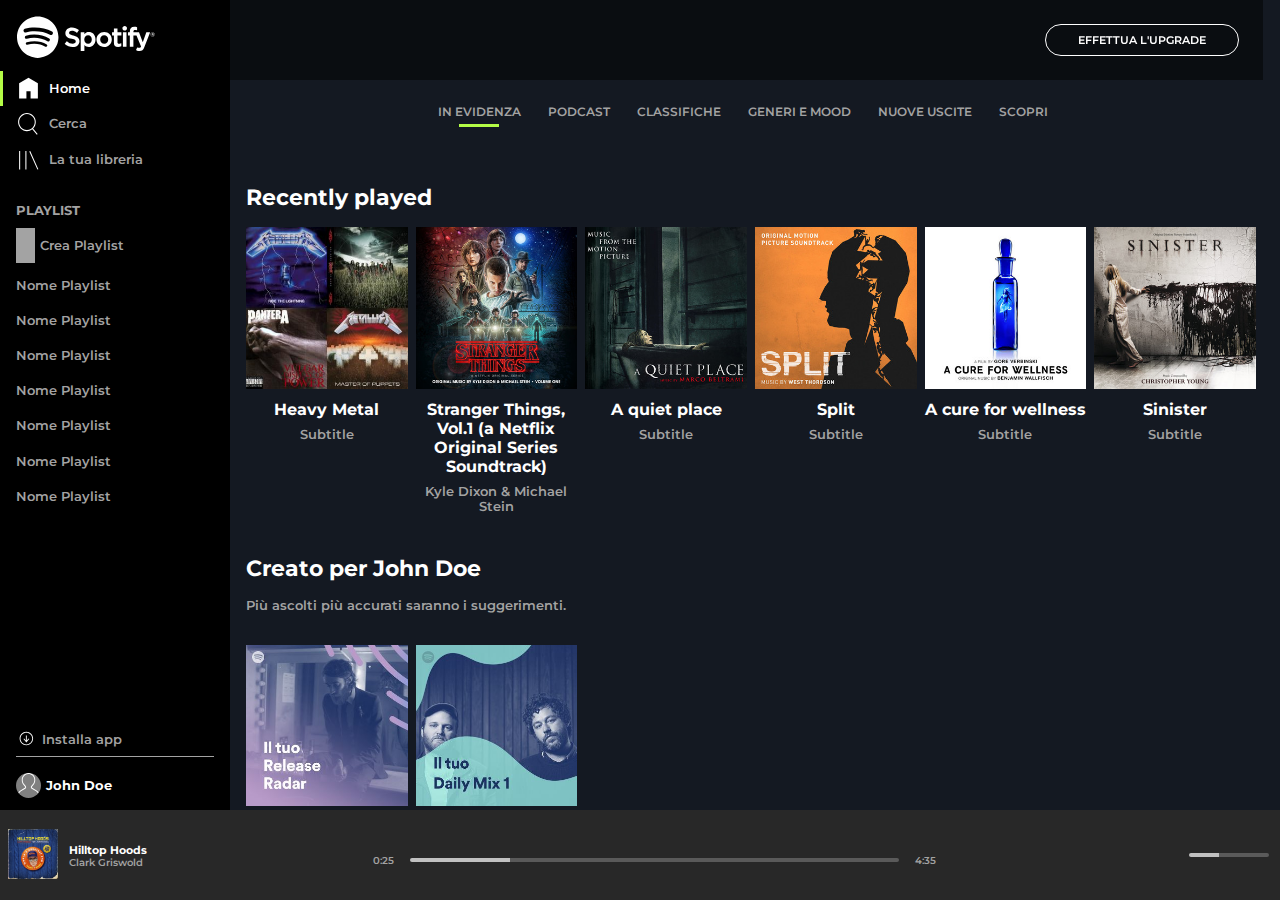
<file: index.html>
<!DOCTYPE html>
<html lang="en">
    <head>
        <meta charset="UTF-8">
        <meta http-equiv="X-UA-Compatible" content="IE=edge">
        <meta name="viewport" content="width=device-width, initial-scale=1.0">
        <title>Spotify</title>
        <link rel="stylesheet" href="./css/style.css">
        <link rel="icon" href="./img/favicon.ico" />
        <link rel="preconnect" href="https://fonts.googleapis.com">
        <link rel="preconnect" href="https://fonts.gstatic.com" crossorigin>
        <link
            href="https://fonts.googleapis.com/css2?family=Montserrat:wght@400;500;600;700&display=swap"
            rel="stylesheet">
        <link rel="stylesheet"
            href="https://cdnjs.cloudflare.com/ajax/libs/font-awesome/6.0.0-beta2/css/all.min.css"
            integrity="sha512-YWzhKL2whUzgiheMoBFwW8CKV4qpHQAEuvilg9FAn5VJUDwKZZxkJNuGM4XkWuk94WCrrwslk8yWNGmY1EduTA=="crossorigin="anonymous"
            referrerpolicy="no-referrer" />
    </head>
    <body>

        <main id="site_main" class="d_flex">

            <aside class="sidebar d_flex">
                <div class="logo line_height">
                    <img src="./img/logo.svg" alt="logo spotify"
                        class="logo_big">
                    <img src="./img/logo-small.svg" class="logo_small">
                </div>
                <!-- /.logo -->

                <div class="menu line_height">
                    <a href="#">
                        <div class="home d_flex">
                            <img src="./img/home.svg">
                            <p>Home</p>
                        </div>
                    </a>
                    <a href="./pages/search.html">
                        <div class="search d_flex">
                            <img src="./img/search.svg">
                            <p>Cerca</p>
                        </div>
                    </a>
                    <a href="./pages/library.html">
                        <div class="library d_flex">
                            <img src="./img/libreria.svg">
                            <p>La tua libreria</p>
                        </div>
                    </a>
                </div>
                <!-- /.menu -->

                <div class="playlist line_height">
                    <p>Playlist</p>
                    <div class="create">
                        <a href="#">
                            <i class="fas fa-plus"></i>
                            Crea Playlist
                        </a>
                    </div>
                    <ul class="list_style">
                        <li>
                            <a href="#">Nome Playlist</a>
                        </li>
                        <li>
                            <a href="#">Nome Playlist</a>
                        </li>
                        <li>
                            <a href="#">Nome Playlist</a>
                        </li>
                        <li>
                            <a href="#">Nome Playlist</a>
                        </li>
                        <li>
                            <a href="#">Nome Playlist</a>
                        </li>
                        <li>
                            <a href="#">Nome Playlist</a>
                        </li>
                        <li>
                            <a href="#">Nome Playlist</a>
                        </li>
                    </ul>
                </div>
                <!-- /.playlist -->


                <div class="bottom_sidebar">
                    <a href="#">
                        <div class="install d_flex">
                            <img src="./img/download.svg">
                            <p>Installa app</p>
                        </div>
                    </a>
                    <!-- /.install -->

                    <a href="#">
                        <div class="user d_flex">
                            <img src="./img/profile.svg">
                            <p>John Doe</p>
                        </div>
                    </a>
                    <!-- /.user -->
                </div>
            </aside>
            <!-- /.sidebars -->

            <div class="container">
                <div class="upgrade d_flex">
                    <div class="upgrade_btn">
                        Effettua l'upgrade
                    </div>
                </div>
                <!-- /.upgrade -->

                <nav class="navbar d_flex">
                    <ul class="list_style">
                        <li class="selected">
                            <a href="#">In evidenza</a>
                        </li>
                        <li>
                            <a href="#">Podcast</a>
                        </li>
                        <li>
                            <a href="#">Classifiche</a>
                        </li>
                        <li>
                            <a href="#">Generi e mood</a>
                        </li>
                        <li>
                            <a href="#">Nuove uscite</a>
                        </li>
                        <li>
                            <a href="#">Scopri</a>
                        </li>
                    </ul>
                </nav>
                <!-- /.navbar -->

                <div class="content">
                    <div class="played">
                        <h2>Recently played</h2>

                        <div class="row clearfix">

                            <div class="col">
                                <div class="album_image">
                                    <div class="play hidden">
                                        <i class="far fa-play-circle fa-5x"></i>
                                    </div>
                                    <img src="./img/metal_lifting.jpg"
                                        class="alb">
                                </div>
                                <!-- /.album_image -->
                                <div class="album_info">
                                    <h3>Heavy Metal</h3>
                                    <p>Subtitle</p>
                                </div>
                                <!-- /.album_info -->
                            </div>
                            <!-- /.col -->

                            <div class="col">
                                <div class="album_image">
                                    <div class="play hidden">
                                        <i class="far fa-play-circle fa-5x"></i>
                                    </div>
                                    <img src="./img/stranger.jpeg">
                                </div>
                                <!-- /.album_image -->
                                <div class="album_info">
                                    <h3>Stranger Things, Vol.1 (a Netflix
                                        Original
                                        Series Soundtrack)</h3>
                                    <p>Kyle Dixon & Michael Stein</p>
                                </div>
                                <!-- /.album_info -->
                            </div>
                            <!-- /.col -->

                            <div class="col">
                                <div class="album_image">
                                    <div class="play hidden">
                                        <i class="far fa-play-circle fa-5x"></i>
                                    </div>
                                    <img src="./img/aquietplace.jpeg">
                                </div>
                                <!-- /.album_image -->
                                <div class="album_info">
                                    <h3>A quiet place</h3>
                                    <p>Subtitle</p>
                                </div>
                                <!-- /.album_info -->
                            </div>
                            <!-- /.col -->

                            <div class="col">
                                <div class="album_image">
                                    <div class="play hidden">
                                        <i class="far fa-play-circle fa-5x"></i>
                                    </div>
                                    <img src="./img/split.jpeg">
                                </div>
                                <!-- /.album_image -->
                                <div class="album_info">
                                    <h3>Split</h3>
                                    <p>Subtitle</p>
                                </div>
                                <!-- /.album_info -->
                            </div>
                            <!-- /.col -->

                            <div class="col">
                                <div class="album_image">
                                    <div class="play hidden">
                                        <i class="far fa-play-circle fa-5x"></i>
                                    </div>
                                    <img src="./img/cure.jpeg">
                                </div>
                                <!-- /.album_image -->
                                <div class="album_info">
                                    <h3>A cure for wellness</h3>
                                    <p>Subtitle</p>
                                </div>
                                <!-- /.album_info -->
                            </div>
                            <!-- /.col -->

                            <div class="col">
                                <div class="album_image">
                                    <div class="play hidden">
                                        <i class="far fa-play-circle fa-5x"></i>
                                    </div>
                                    <img src="./img/sinister.jpeg">
                                </div>
                                <!-- /.album_image -->
                                <div class="album_info">
                                    <h3>Sinister</h3>
                                    <p>Subtitle</p>
                                </div>
                                <!-- /.album_info -->
                            </div>
                            <!-- /.col -->
                        </div>
                    </div>
                    <!-- /.played -->

                    <div class="personal">
                        <h2>Creato per John Doe</h2>
                        <p>Più ascolti più accurati saranno i suggerimenti.</p>
                        <div class="row clearfix">

                            <div class="col">
                                <div class="album_image">
                                    <div class="play hidden">
                                        <i class="far fa-play-circle fa-5x"></i>
                                    </div>
                                    <img src="./img/radar.jpeg">
                                </div>
                                <!-- /.album_image -->
                                <div class="album_info">
                                    <h3>Release Radar</h3>
                                </div>
                                <!-- /.album_info -->
                            </div>
                            <!-- /.col -->

                            <div class="col">
                                <div class="album_image">
                                    <div class="play hidden">
                                        <i class="far fa-play-circle fa-5x"></i>
                                    </div>
                                    <img src="./img/mixdaily.jpeg">
                                </div>
                                <!-- /.album_image -->
                                <div class="album_info">
                                    <h3>Daily Mix 1</h3>
                                </div>
                                <!-- /.album_info -->
                            </div>
                            <!-- /.col -->
                        </div>
                    </div>
                    <!-- /.personal -->

                    <div class="artists">
                        <h2>Artisti più popolari</h2>
                        <p>Più ascolti più accurati saranno i suggerimenti.</p>
                        <div class="row clearfix">
                            <div class="col">
                                <div class="album_image">
                                    <div class="play hidden">
                                        <i class="far fa-play-circle fa-5x"></i>
                                    </div>
                                    <img src="./img/youg.jpeg">
                                </div>
                                <!-- /.album_image -->
                                <div class="album_info">
                                    <h3>Lana Del Rey</h3>
                                </div>
                                <!-- /.album_info -->
                            </div>
                            <!-- /.col -->

                            <div class="col">
                                <div class="album_image">
                                    <div class="play hidden">
                                        <i class="far fa-play-circle fa-5x"></i>
                                    </div>
                                    <img src="./img/einaudi.jpeg">
                                </div>
                                <!-- /.album_image -->
                                <div class="album_info">
                                    <h3>Ludovico Einaudi</h3>
                                </div>
                                <!-- /.album_info -->
                            </div>
                            <!-- /.col -->
                        </div>
                    </div>
                    <!-- /.artist -->

                </div>
                <!-- /.content -->

            </div>
            <!-- /.container -->

        </main>
        <!-- /#site_main -->

        <footer id="site_footer">

            <div class="player d_flex">
                <div class="left d_flex">
                    <div class="image">
                        <img src="./img/player_left.jpg">
                    </div>
                    <div class="image_desc">
                        <h4>Hilltop Hoods</h4>
                        <p>Clark Griswold</p>
                    </div>
                    <div class="actions">
                        <i class="far fa-heart"></i>
                        <i class="far fa-folder"></i>
                    </div>
                </div>
                <div class="central d_flex">
                    <div class="controlls d_flex">
                        <i class="fas fa-random"></i>
                        <i class="fas fa-step-backward"></i>
                        <i class="far fa-play-circle"></i>
                        <i class="fas fa-step-forward"></i>
                        <i class="fas fa-redo"></i>
                    </div>
                    <div class="timeline d_flex">
                        <p>0:25</p>
                        <div class="line"></div>
                        <p>4:35</p>
                        <div class="circle_timeline"></div>
                    </div>
                </div>
                <div class="right d_flex">
                    <i class="fas fa-list-ul"></i>
                    <i class="fas fa-desktop"></i>
                    <div class="volume d_flex">
                        <i class="fas fa-volume-up"></i>
                        <div class="volume_line">
                            <div class="circle_volume"></div>
                        </div>

                    </div>
                </div>
            </div>
            <!-- /.control -->

        </footer>
        <!-- /#site_footer -->

    </body>
</html>
</file>
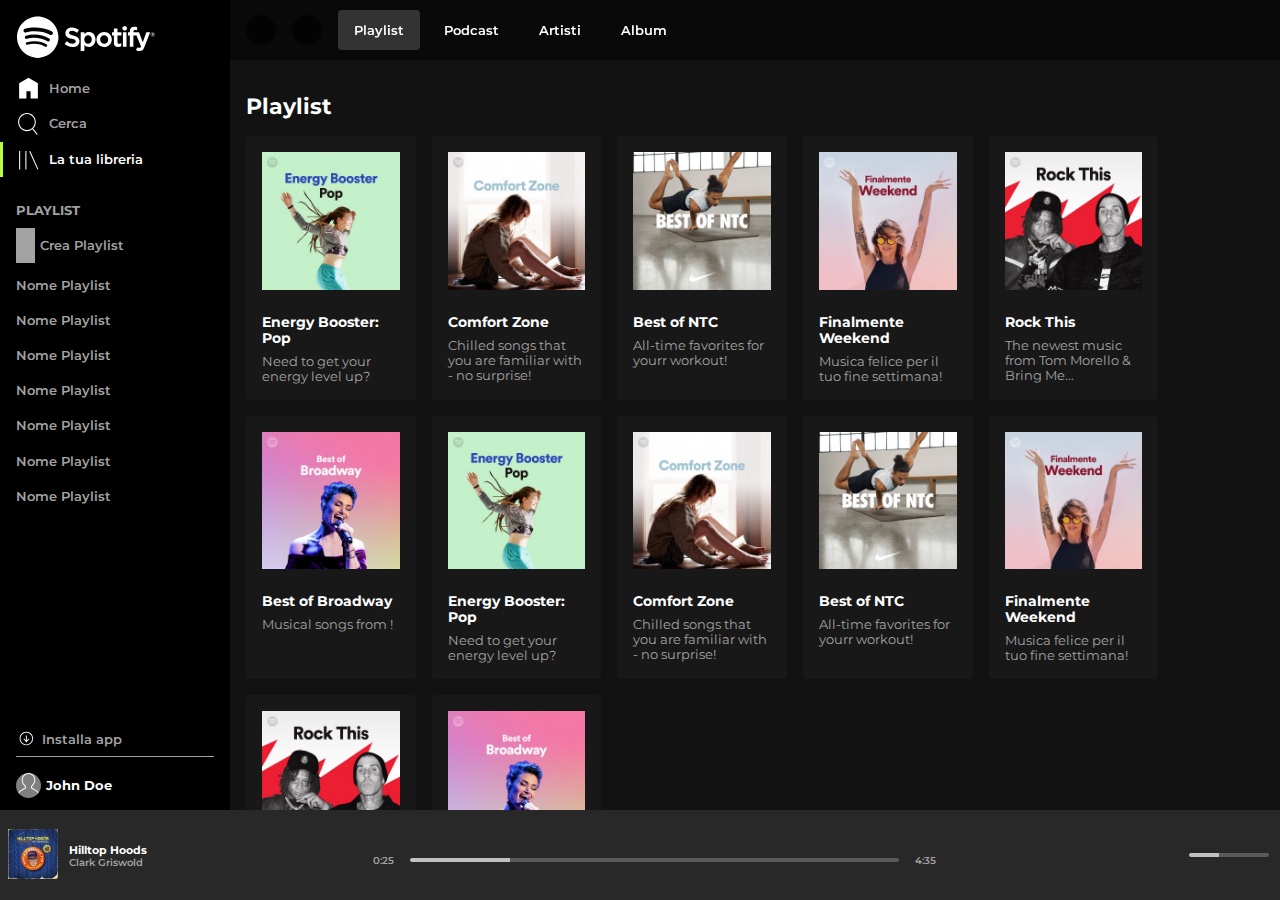
<file: pages/library.html>
<!DOCTYPE html>
<html lang="en">
    <head>
        <meta charset="UTF-8">
        <meta http-equiv="X-UA-Compatible" content="IE=edge">
        <meta name="viewport" content="width=device-width, initial-scale=1.0">
        <title>Spotify - La tua libreria</title>
        <link rel="stylesheet" href="../css/style.css">
        <link rel="stylesheet" href="../css/library.css">
        <link rel="icon" href="../img/favicon.ico" />
        <link rel="preconnect" href="https://fonts.googleapis.com">
        <link rel="preconnect" href="https://fonts.gstatic.com" crossorigin>
        <link
            href="https://fonts.googleapis.com/css2?family=Montserrat:wght@400;500;600;700&display=swap"
            rel="stylesheet">
        <link rel="stylesheet"
            href="https://cdnjs.cloudflare.com/ajax/libs/font-awesome/6.0.0-beta2/css/all.min.css"
            integrity="sha512-YWzhKL2whUzgiheMoBFwW8CKV4qpHQAEuvilg9FAn5VJUDwKZZxkJNuGM4XkWuk94WCrrwslk8yWNGmY1EduTA=="crossorigin="anonymous"
            referrerpolicy="no-referrer" />
    </head>
    <body>
        <header id="site_header" class="search_bar d_flex">
            <div class="arrows d_flex">
                <i class="fas fa-chevron-left fa-lg"></i>
                <i class="fas fa-chevron-right fa-lg"></i>
            </div>
            <div class="playlist_menu">
                <ul class="list_style d_flex">
                    <li><a href="#">Playlist</a></li>
                    <li><a href="#">Podcast</a></li>
                    <li><a href="#">Artisti</a></li>
                    <li><a href="#">Album</a></li>
                </ul>
            </div>
            <div class="user_icon">
                <i class="fas fa-user-circle"></i>
            </div>
        </header>
        <!-- /#site_header -->

        <main id="site_main" class="d_flex">

            <aside class="sidebar d_flex">
                <div class="logo line_height">
                    <img src="../img/logo.svg" alt="logo spotify"
                        class="logo_big">
                    <img src="../img/logo-small.svg" class="logo_small">
                </div>
                <!-- /.logo -->

                <div class="menu line_height">
                    <a href="../index.html">
                        <div class="home d_flex">
                            <img src="../img/home.svg">
                            <p>Home</p>
                        </div>
                    </a>
                    <a href="../pages/search.html">
                        <div class="search d_flex">
                            <img src="../img/search.svg">
                            <p>Cerca</p>
                        </div>
                    </a>
                    <a href="#">
                        <div class="library d_flex">
                            <img src="../img/libreria.svg">
                            <p>La tua libreria</p>
                        </div>
                    </a>
                </div>
                <!-- /.menu -->

                <div class="playlist line_height">
                    <p>Playlist</p>
                    <div class="create">
                        <a href="#">
                            <i class="fas fa-plus"></i>
                            Crea Playlist
                        </a>
                    </div>
                    <ul class="list_style">
                        <li>
                            <a href="#">Nome Playlist</a>
                        </li>
                        <li>
                            <a href="#">Nome Playlist</a>
                        </li>
                        <li>
                            <a href="#">Nome Playlist</a>
                        </li>
                        <li>
                            <a href="#">Nome Playlist</a>
                        </li>
                        <li>
                            <a href="#">Nome Playlist</a>
                        </li>
                        <li>
                            <a href="#">Nome Playlist</a>
                        </li>
                        <li>
                            <a href="#">Nome Playlist</a>
                        </li>
                    </ul>
                </div>
                <!-- /.playlist -->


                <div class="bottom_sidebar">
                    <a href="#">
                        <div class="install d_flex">
                            <img src="../img/download.svg">
                            <p>Installa app</p>
                        </div>
                    </a>
                    <!-- /.install -->

                    <a href="#">
                        <div class="user d_flex">
                            <img src="../img/profile.svg">
                            <p>John Doe</p>
                        </div>
                    </a>
                    <!-- /.user -->
                </div>
            </aside>
            <!-- /.sidebars -->

            <div class="container">
                <div class="content">

                    <div class="playlist_box">
                        <h2>Playlist</h2>

                        <div class="row d_flex">
                            <div class="col d_flex">
                                <img src="../img/library/energy.jpg">
                                <h3>Energy Booster: Pop</h3>
                                <p>Need to get your energy level up?</p>
                            </div>
                            <!-- /.col -->


                            <div class="col d_flex">
                                <img src="../img/library/comfort.jpg">
                                <h3>Comfort Zone</h3>
                                <p>Chilled songs that you are familiar with - no
                                    surprise!</p>
                            </div>
                            <!-- /.col -->


                            <div class="col d_flex">
                                <img src="../img/library/ntc.jpg">
                                <h3>Best of NTC</h3>
                                <p>All-time favorites for yourr workout!</p>
                            </div>
                            <!-- /.col -->


                            <div class="col d_flex">
                                <img src="../img/library/weekend.jpg">
                                <h3>Finalmente Weekend</h3>
                                <p>Musica felice per il tuo fine settimana!</p>
                            </div>
                            <!-- /.col -->


                            <div class="col d_flex">
                                <img src="../img/search/rock-this.jpg">
                                <h3>Rock This</h3>
                                <p>The newest music from Tom Morello & Bring
                                    Me...</p>
                            </div>
                            <!-- /.col -->
                            <div class="col d_flex">
                                <img
                                    src="../img/library/ab67706f00000002dd79d039ecf39d80e921b0e5.jpg">
                                <h3>Best of Broadway</h3>
                                <p>Musical songs from !</p>
                            </div>
                            <!-- /.col -->


                            <div class="col d_flex">
                                <img src="../img/library/energy.jpg">
                                <h3>Energy Booster: Pop</h3>
                                <p>Need to get your energy level up?</p>
                            </div>
                            <!-- /.col -->


                            <div class="col d_flex">
                                <img src="../img/library/comfort.jpg">
                                <h3>Comfort Zone</h3>
                                <p>Chilled songs that you are familiar with - no
                                    surprise!</p>
                            </div>
                            <!-- /.col -->


                            <div class="col d_flex">
                                <img src="../img/library/ntc.jpg">
                                <h3>Best of NTC</h3>
                                <p>All-time favorites for yourr workout!</p>
                            </div>
                            <!-- /.col -->


                            <div class="col d_flex">
                                <img src="../img/library/weekend.jpg">
                                <h3>Finalmente Weekend</h3>
                                <p>Musica felice per il tuo fine settimana!</p>
                            </div>
                            <!-- /.col -->


                            <div class="col d_flex">
                                <img src="../img/search/rock-this.jpg">
                                <h3>Rock This</h3>
                                <p>The newest music from Tom Morello & Bring
                                    Me...</p>
                            </div>
                            <!-- /.col -->
                            <div class="col d_flex">
                                <img
                                    src="../img/library/ab67706f00000002dd79d039ecf39d80e921b0e5.jpg">
                                <h3>Best of Broadway</h3>
                                <p>Musical songs from !</p>
                            </div>
                            <!-- /.col -->
                        </div>
                    </div>

                </div>
                <!-- /.content -->
            </div>
            <!-- /.container -->

        </main>
        <!-- /#site_main -->

        <footer id="site_footer">

            <div class="player d_flex">
                <div class="left d_flex">
                    <div class="image">
                        <img src="../img/player_left.jpg">
                    </div>
                    <div class="image_desc">
                        <h4>Hilltop Hoods</h4>
                        <p>Clark Griswold</p>
                    </div>
                    <div class="actions">
                        <i class="far fa-heart"></i>
                        <i class="far fa-folder"></i>
                    </div>
                </div>
                <div class="central d_flex">
                    <div class="controlls d_flex">
                        <i class="fas fa-random"></i>
                        <i class="fas fa-step-backward"></i>
                        <i class="far fa-play-circle"></i>
                        <i class="fas fa-step-forward"></i>
                        <i class="fas fa-redo"></i>
                    </div>
                    <div class="timeline d_flex">
                        <p>0:25</p>
                        <div class="line"></div>
                        <p>4:35</p>
                        <div class="circle_timeline"></div>
                    </div>
                </div>
                <div class="right d_flex">
                    <i class="fas fa-list-ul"></i>
                    <i class="fas fa-desktop"></i>
                    <div class="volume d_flex">
                        <i class="fas fa-volume-up"></i>
                        <div class="volume_line">
                            <div class="circle_volume"></div>
                        </div>

                    </div>
                </div>
            </div>
            <!-- /.control -->

        </footer>
        <!-- /#site_footer -->

    </body>
</html>
</file>
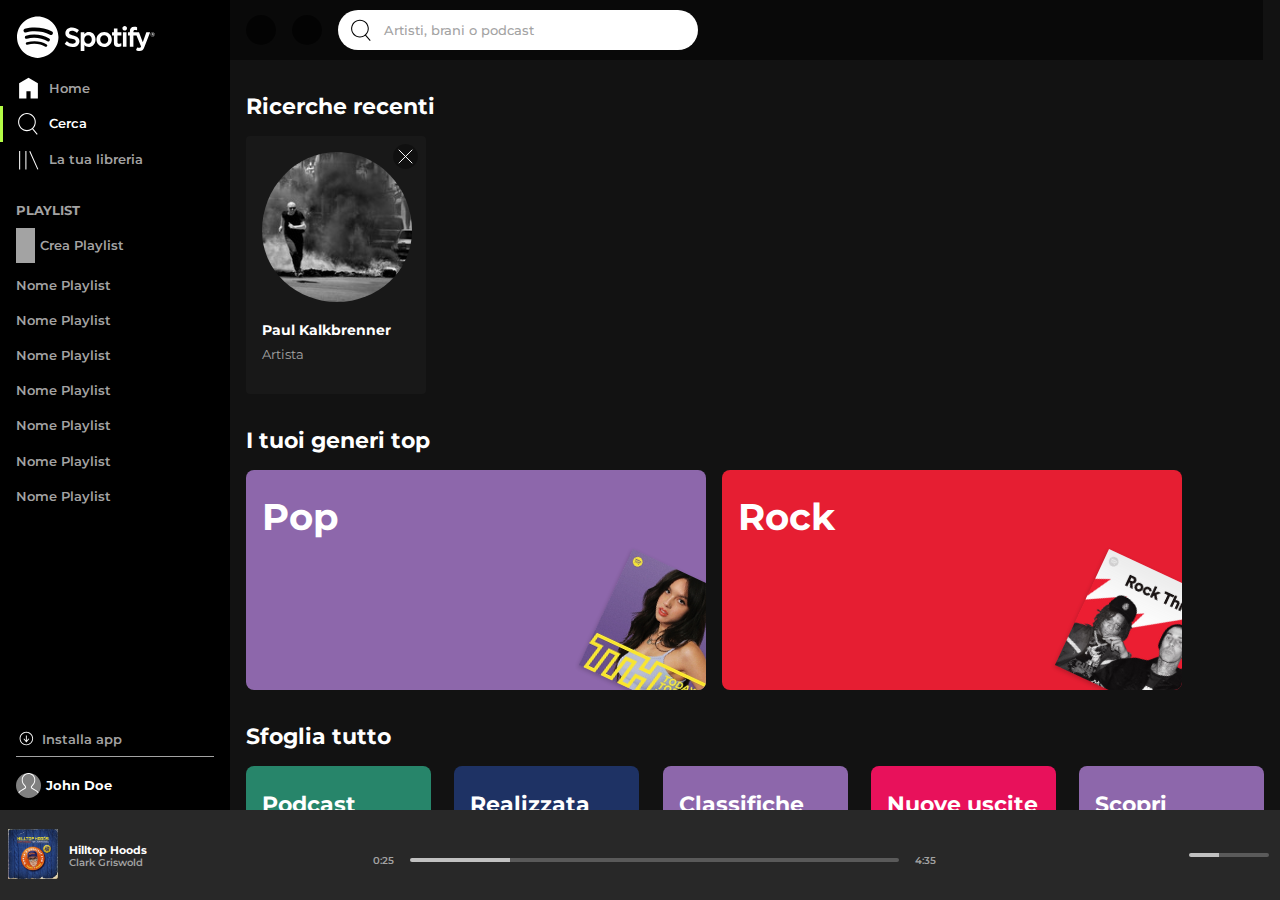
<file: pages/search.html>
<!DOCTYPE html>
<html lang="en">
    <head>
        <meta charset="UTF-8">
        <meta http-equiv="X-UA-Compatible" content="IE=edge">
        <meta name="viewport" content="width=device-width, initial-scale=1.0">
        <title>Spotify - Ricerca</title>
        <link rel="stylesheet" href="../css/style.css">
        <link rel="stylesheet" href="../css/search.css">
        <link rel="icon" href="../img/favicon.ico" />
        <link rel="preconnect" href="https://fonts.googleapis.com">
        <link rel="preconnect" href="https://fonts.gstatic.com" crossorigin>
        <link
            href="https://fonts.googleapis.com/css2?family=Montserrat:wght@400;500;600;700&display=swap"
            rel="stylesheet">
        <link rel="stylesheet"
            href="https://cdnjs.cloudflare.com/ajax/libs/font-awesome/6.0.0-beta2/css/all.min.css"
            integrity="sha512-YWzhKL2whUzgiheMoBFwW8CKV4qpHQAEuvilg9FAn5VJUDwKZZxkJNuGM4XkWuk94WCrrwslk8yWNGmY1EduTA=="crossorigin="anonymous"
            referrerpolicy="no-referrer" />
    </head>
    <body>
        <header id="site_header" class="search_bar d_flex">
            <div class="arrows d_flex">
                <i class="fas fa-chevron-left fa-lg"></i>
                <i class="fas fa-chevron-right fa-lg"></i>
            </div>
            <div class="input_search d_flex">
                <img src="../img/search.svg">
                <p>Artisti, brani o podcast</p>
            </div>
            <div class="user_icon">
                <i class="fas fa-user-circle"></i>
            </div>
        </header>
        <!-- /#site_header -->

        <main id="site_main" class="d_flex">

            <aside class="sidebar d_flex">
                <div class="logo line_height">
                    <img src="../img/logo.svg" alt="logo spotify"
                        class="logo_big">
                    <img src="../img/logo-small.svg" class="logo_small">
                </div>
                <!-- /.logo -->

                <div class="menu line_height">
                    <a href="../index.html">
                        <div class="home d_flex">
                            <img src="../img/home.svg">
                            <p>Home</p>
                        </div>
                    </a>
                    <a href="#">
                        <div class="search d_flex">
                            <img src="../img/search.svg">
                            <p>Cerca</p>
                        </div>
                    </a>
                    <a href="../pages/library.html">
                        <div class="library d_flex">
                            <img src="../img/libreria.svg">
                            <p>La tua libreria</p>
                        </div>
                    </a>
                </div>
                <!-- /.menu -->

                <div class="playlist line_height">
                    <p>Playlist</p>
                    <div class="create">
                        <a href="#">
                            <i class="fas fa-plus"></i>
                            Crea Playlist
                        </a>
                    </div>
                    <ul class="list_style">
                        <li>
                            <a href="#">Nome Playlist</a>
                        </li>
                        <li>
                            <a href="#">Nome Playlist</a>
                        </li>
                        <li>
                            <a href="#">Nome Playlist</a>
                        </li>
                        <li>
                            <a href="#">Nome Playlist</a>
                        </li>
                        <li>
                            <a href="#">Nome Playlist</a>
                        </li>
                        <li>
                            <a href="#">Nome Playlist</a>
                        </li>
                        <li>
                            <a href="#">Nome Playlist</a>
                        </li>
                    </ul>
                </div>
                <!-- /.playlist -->


                <div class="bottom_sidebar">
                    <a href="#">
                        <div class="install d_flex">
                            <img src="../img/download.svg">
                            <p>Installa app</p>
                        </div>
                    </a>
                    <!-- /.install -->

                    <a href="#">
                        <div class="user d_flex">
                            <img src="../img/profile.svg">
                            <p>John Doe</p>
                        </div>
                    </a>
                    <!-- /.user -->
                </div>
            </aside>
            <!-- /.sidebars -->

            <div class="container">
                <div class="content">

                    <div class="searches">
                        <h2>Ricerche recenti</h2>

                        <div class="row d_flex">
                            <div class="green_play d_flex">
                                <i class="fas fa-play"></i>
                            </div>
                            <div class="searches_artist">
                                <img src="../img/search/x.svg">
                                <img src="../img/search/paul-k.jpg">
                                <h3>Paul Kalkbrenner</h3>
                                <p>Artista</p>
                            </div>
                            <!-- /.pop -->
                        </div>
                        <!-- /.col -->
                    </div>
                    <!-- /.searches -->

                    <div class="genres">
                        <h2>I tuoi generi top</h2>

                        <div class="row d_flex">

                            <div class="music_genre">
                                <a href="#">
                                    <div class="pop wisteria">
                                        <h3>Pop</h3>
                                        <img
                                            src="../img/search/pop_genre.jpg">
                                    </div>
                                    <!-- /.pop -->
                                </a>
                            </div>
                            <!-- /.col -->

                            <div class="music_genre">
                                <a href="#">
                                    <div class="rock alizarin_crimson">
                                        <h3>Rock</h3>
                                        <img
                                            src="../img/search/rock-this.jpg">
                                    </div>
                                    <!-- /.pop -->
                                </a>
                            </div>
                            <!-- /.col -->
                        </div>
                        <!-- /.row -->
                    </div>
                    <!-- /.genres -->

                    <div class="browse">
                        <h2>Sfoglia tutto</h2>

                        <div class="browse_genre d_flex">
                            <a href="#">
                                <div class="eucalyptus">
                                    <h3>Podcast</h3>
                                    <img
                                        src="../img/search/567158eb895ad26718a814345af0fc43ee785ec5.jpg">
                                </div>
                            </a>

                            <a href="#">
                                <div class="biscay">
                                    <h3>Realizzata per te</h3>
                                    <img
                                        src="../img/search/567158eb895ad26718a814345af0fc43ee785ec5.jpg">
                                </div>
                            </a>

                            <a href="#">
                                <div class="wisteria">
                                    <h3>Classifiche</h3>
                                    <img
                                        src="../img/search/567158eb895ad26718a814345af0fc43ee785ec5.jpg">
                                </div>
                            </a>

                            <a href="#">
                                <div class="razzmatazz">
                                    <h3>Nuove uscite</h3>
                                    <img
                                        src="../img/search/567158eb895ad26718a814345af0fc43ee785ec5.jpg">
                                </div>
                            </a>

                            <a href="#">
                                <div class="wisteria">
                                    <h3>Scopri</h3>
                                    <img
                                        src="../img/search/567158eb895ad26718a814345af0fc43ee785ec5.jpg">
                                </div>
                            </a>

                            <a href="#">
                                <div class="biscay">
                                    <h3>Concerts</h3>
                                    <img
                                        src="../img/search/567158eb895ad26718a814345af0fc43ee785ec5.jpg">
                                </div>
                            </a>

                            <a href="#">
                                <div class="red_violet">
                                    <h3>Dance / Elettronica</h3>
                                    <img
                                        src="../img/search/567158eb895ad26718a814345af0fc43ee785ec5.jpg">
                                </div>
                            </a>

                            <a href="#">
                                <div class="mai_tai">
                                    <h3>Hip Hop</h3>
                                    <img
                                        src="../img/search/567158eb895ad26718a814345af0fc43ee785ec5.jpg">
                                </div>
                            </a>
                            <!--  --> <!--  --> <!--  --> <!--  -->
                            <!--  --> <!--  --> <!--  --> <!--  -->
                            <a href="#">
                                <div class="wisteria">
                                    <h3>Mood</h3>
                                    <img
                                        src="../img/search/567158eb895ad26718a814345af0fc43ee785ec5.jpg">
                                </div>
                            </a>

                            <a href="#">
                                <div class="wedgewood">
                                    <h3>Relax</h3>
                                    <img
                                        src="../img/search/567158eb895ad26718a814345af0fc43ee785ec5.jpg">
                                </div>
                            </a>

                            <a href="#">
                                <div class="red_violet">
                                    <h3>R&B</h3>
                                    <img
                                        src="../img/search/567158eb895ad26718a814345af0fc43ee785ec5.jpg">
                                </div>
                            </a>

                            <a href="#">
                                <div class="japanese_laurel">
                                    <h3>EQUAl</h3>
                                    <img
                                        src="../img/search/567158eb895ad26718a814345af0fc43ee785ec5.jpg">
                                </div>
                            </a>

                            <a href="#">
                                <div class="red_violet">
                                    <h3>Soul</h3>
                                    <img
                                        src="../img/search/567158eb895ad26718a814345af0fc43ee785ec5.jpg">
                                </div>
                            </a>

                            <a href="#">
                                <div class="boulder">
                                    <h3>Allenamento</h3>
                                    <img
                                        src="../img/search/567158eb895ad26718a814345af0fc43ee785ec5.jpg">
                                </div>
                            </a>

                            <a href="#">
                                <div class="razzmatazz">
                                    <h3>Gaming</h3>
                                    <img
                                        src="../img/search/567158eb895ad26718a814345af0fc43ee785ec5.jpg">
                                </div>
                            </a>

                            <a href="#">
                                <div class="east_side">
                                    <h3>Alternative</h3>
                                    <img
                                        src="../img/search/567158eb895ad26718a814345af0fc43ee785ec5.jpg">
                                </div>
                            </a>


                            <a href="#">
                                <div class="wisteria">
                                    <h3>Bambinie faliglia</h3>
                                    <img
                                        src="../img/search/567158eb895ad26718a814345af0fc43ee785ec5.jpg">
                                </div>
                            </a>

                            <a href="#">
                                <div class="grenadier">
                                    <h3>Latina</h3>
                                    <img
                                        src="../img/search/567158eb895ad26718a814345af0fc43ee785ec5.jpg">
                                </div>
                            </a>

                            <a href="#">
                                <div class="wedgewood">
                                    <h3>A casa</h3>
                                    <img
                                        src="../img/search/567158eb895ad26718a814345af0fc43ee785ec5.jpg">
                                </div>
                            </a>

                            <a href="#">
                                <div class="biscay">
                                    <h3>Dormire</h3>
                                    <img
                                        src="../img/search/567158eb895ad26718a814345af0fc43ee785ec5.jpg">
                                </div>
                            </a>

                            <a href="#">
                                <div class="azure_radiance">
                                    <h3>Caraibi</h3>
                                    <img
                                        src="../img/search/567158eb895ad26718a814345af0fc43ee785ec5.jpg">
                                </div>
                            </a>

                            <a href="#">
                                <div class="biscay">
                                    <h3>Jazz</h3>
                                    <img
                                        src="../img/search/567158eb895ad26718a814345af0fc43ee785ec5.jpg">
                                </div>
                            </a>

                            <a href="#">
                                <div class="biscay">
                                    <h3>Folk & Acustica</h3>
                                    <img
                                        src="../img/search/567158eb895ad26718a814345af0fc43ee785ec5.jpg">
                                </div>
                            </a>

                            <a href="#">
                                <div class="wedgewood">
                                    <h3>Benessere</h3>
                                    <img
                                        src="../img/search/567158eb895ad26718a814345af0fc43ee785ec5.jpg">
                                </div>
                            </a>


                            <a href="#">
                                <div class="eggplant">
                                    <h3>Focus</h3>
                                    <img
                                        src="../img/search/567158eb895ad26718a814345af0fc43ee785ec5.jpg">
                                </div>
                            </a>

                            <a href="#">
                                <div class="wedgewood">
                                    <h3>Strumentale</h3>
                                    <img
                                        src="../img/search/567158eb895ad26718a814345af0fc43ee785ec5.jpg">
                                </div>
                            </a>

                            <a href="#">
                                <div class="medium_red_violet">
                                    <h3>Party</h3>
                                    <img
                                        src="../img/search/567158eb895ad26718a814345af0fc43ee785ec5.jpg">
                                </div>
                            </a>

                            <a href="#">
                                <div class="red_violet">
                                    <h3>RADAR</h3>
                                    <img
                                        src="../img/search/567158eb895ad26718a814345af0fc43ee785ec5.jpg">
                                </div>
                            </a>

                            <a href="#">
                                <div class="medium_red_violet">
                                    <h3>Afro</h3>
                                    <img
                                        src="../img/search/567158eb895ad26718a814345af0fc43ee785ec5.jpg">
                                </div>
                            </a>

                            <a href="#">
                                <div class="claret">
                                    <h3>Autori</h3>
                                    <img
                                        src="../img/search/567158eb895ad26718a814345af0fc43ee785ec5.jpg">
                                </div>
                            </a>

                            <a href="#">
                                <div class="wisteria">
                                    <h3>Classica</h3>
                                    <img
                                        src="../img/search/567158eb895ad26718a814345af0fc43ee785ec5.jpg">
                                </div>
                            </a>

                            <a href="#">
                                <div class="cornflower_blue">
                                    <h3>Christian & Gospel</h3>
                                    <img
                                        src="../img/search/567158eb895ad26718a814345af0fc43ee785ec5.jpg">
                                </div>
                            </a>


                            <a href="#">
                                <div class="japanese_laurel">
                                    <h3>Legue of Legends</h3>
                                    <img
                                        src="../img/search/567158eb895ad26718a814345af0fc43ee785ec5.jpg">
                                </div>
                            </a>

                            <a href="#">
                                <div class="boulder">
                                    <h3>Metal</h3>
                                    <img
                                        src="../img/search/567158eb895ad26718a814345af0fc43ee785ec5.jpg">
                                </div>
                            </a>

                            <a href="#">
                                <div class="azure_radiance">
                                    <h3>Arabo</h3>
                                    <img
                                        src="../img/search/567158eb895ad26718a814345af0fc43ee785ec5.jpg">
                                </div>
                            </a>

                            <a href="#">
                                <div class="mai_tai">
                                    <h3>Anni</h3>
                                    <img
                                        src="../img/search/567158eb895ad26718a814345af0fc43ee785ec5.jpg">
                                </div>
                            </a>

                            <a href="#">
                                <div class="alizarin_crimson">
                                    <h3>Funk</h3>
                                    <img
                                        src="../img/search/567158eb895ad26718a814345af0fc43ee785ec5.jpg">
                                </div>
                            </a>

                            <a href="#">
                                <div class="biscay">
                                    <h3>Punk</h3>
                                    <img
                                        src="../img/search/567158eb895ad26718a814345af0fc43ee785ec5.jpg">
                                </div>
                            </a>

                            <a href="#">
                                <div class="japanese_laurel">
                                    <h3>K-pop</h3>
                                    <img
                                        src="../img/search/567158eb895ad26718a814345af0fc43ee785ec5.jpg">
                                </div>
                            </a>

                            <a href="#">
                                <div class="biscay">
                                    <h3>Blues</h3>
                                    <img
                                        src="../img/search/567158eb895ad26718a814345af0fc43ee785ec5.jpg">
                                </div>
                            </a>


                            <a href="#">
                                <div class="razzmatazz">
                                    <h3>Country</h3>
                                    <img
                                        src="../img/search/567158eb895ad26718a814345af0fc43ee785ec5.jpg">
                                </div>
                            </a>

                            <a href="#">
                                <div class="governor_bay">
                                    <h3>Viaggi</h3>
                                    <img
                                        src="../img/search/567158eb895ad26718a814345af0fc43ee785ec5.jpg">
                                </div>
                            </a>

                            <a href="#">
                                <div class="wedgewood">
                                    <h3>Ambient</h3>
                                    <img
                                        src="../img/search/567158eb895ad26718a814345af0fc43ee785ec5.jpg">
                                </div>
                            </a>

                            <a href="#">
                                <div class="azure_radiance">
                                    <h3>Frequency</h3>
                                    <img
                                        src="../img/search/567158eb895ad26718a814345af0fc43ee785ec5.jpg">
                                </div>
                            </a>

                        </div>
                    </div>
                    <!-- /.browse -->

                </div>
                <!-- /.content -->
            </div>
            <!-- /.container -->

        </main>
        <!-- /#site_main -->

        <footer id="site_footer">

            <div class="player d_flex">
                <div class="left d_flex">
                    <div class="image">
                        <img src="../img/player_left.jpg">
                    </div>
                    <div class="image_desc">
                        <h4>Hilltop Hoods</h4>
                        <p>Clark Griswold</p>
                    </div>
                    <div class="actions">
                        <i class="far fa-heart"></i>
                        <i class="far fa-folder"></i>
                    </div>
                </div>
                <div class="central d_flex">
                    <div class="controlls d_flex">
                        <i class="fas fa-random"></i>
                        <i class="fas fa-step-backward"></i>
                        <i class="far fa-play-circle"></i>
                        <i class="fas fa-step-forward"></i>
                        <i class="fas fa-redo"></i>
                    </div>
                    <div class="timeline d_flex">
                        <p>0:25</p>
                        <div class="line"></div>
                        <p>4:35</p>
                        <div class="circle_timeline"></div>
                    </div>
                </div>
                <div class="right d_flex">
                    <i class="fas fa-list-ul"></i>
                    <i class="fas fa-desktop"></i>
                    <div class="volume d_flex">
                        <i class="fas fa-volume-up"></i>
                        <div class="volume_line">
                            <div class="circle_volume"></div>
                        </div>

                    </div>
                </div>
            </div>
            <!-- /.control -->

        </footer>
        <!-- /#site_footer -->

    </body>
</html>
</file>
<file: css/style.css>
* {
    box-sizing: border-box;
    margin: 0;
    padding: 0;
}

body {
    height: 100vh;
    background-color: #141922;
    font-family: 'Montserrat', Arial,
        sans-serif;
    font-size: 0.8rem;
    font-weight: 600;
    color: #ffffff;
    overflow: hidden;
}

/******************
Utility
******************/
.clearfix::after {
    content: "";
    display: table;
    clear: both;
}

.d_flex {
    display: flex;
}

.logo_small {
    display: none;
}

.list_style {
    list-style: none;
}

.line_height {
    line-height: 2.2rem;
}

.hidden {
    display: none;
}

a {
    color: #A3A3A3;
    text-decoration: none;
}

a p:hover {
    color: #FFFFFF;
}

a:hover {
    color: #FFFFFF;
}

h2 {
    font-size: 1.4rem;
}

h3 {
    font-size: 1rem;
}

h4 {
    font-size: 0.7rem;
}

p {
    color: #A3A3A3;
}

/******************
Main
******************/
#site_main {
    width: 100%;
    height: calc(100vh - 90px);
}

/* Sidebar */
.sidebar {
    flex-direction: column;
    width: 230px;
    height: 100%;
    background-color: #000000;
    overflow: hidden;
}

.logo {
    padding: 1rem 0 0 1rem;
}

.logo,
.menu,
.playlist,
.bottom_sidebar {
    padding-left: 1rem;
}

.bottom_sidebar {
    min-height: 80px;
    margin-top: auto;
    padding-right: 1rem;
    padding-bottom: 0.5rem;
}

.logo img {
    width: 140px;
}

.menu img {
    width: 25px;
}

.menu .home,
.menu .search,
.menu .library {
    gap: 0.5rem;
}

.menu a .home p {
    color: white;
}

.menu .home {
    margin-left: -1rem;
    padding-left: 13px;
    border-left: 3px solid #B4FC46;
}

.playlist>p {
    margin-top: 1rem;
    font-weight: bold;
    text-transform: uppercase;
}

.playlist {
    height: 100%;
    overflow: hidden;
}

.playlist .create {
    height: 30px;
    margin-bottom: 0.6rem;
}

.playlist .create i {
    background-color: #A3A3A3;
    padding: 0.6rem;
    margin-right: 0.3rem;
    color: black;
}

.playlist .create i:hover {
    background-color: #FFFFFF;
}

.playlist>ul {
    height: calc(100% - 100px);
    overflow-y: auto;
}

.install {
    border-bottom: 1px solid #A3A3A3;
    padding-bottom: 0.5rem;
    align-items: center;
}

.install img {
    width: 18px;
    margin-right: 0.5rem;
}

.user {
    margin-top: 1rem;
    font-weight: bold;
    align-items: center;
}

.user p {
    color: #ffffff;
}

.user img {
    width: 25px;
    height: 25px;
    margin-right: 0.3rem;
    background-color: #808080;
    border-radius: 50%;
}

/* Container */
.container {
    width: calc(100% - 230px);
    height: 100%;
    overflow-y: auto;
    position: relative;
}

/* Call to Action */
.upgrade {
    position: fixed;
    top: 0;
    right: 17px;
    width: calc(100% - 230px - 17px);
    height: 80px;
    background-color: #00000079;
    justify-content: flex-end;
    align-items: center;
    z-index: 1;
}

.upgrade_btn {
    margin-right: 1.5rem;
    border: 1px solid #ffffff;
    border-radius: 5rem;
    padding: 0.5rem 2rem;
    text-transform: uppercase;
    font-size: 0.7rem;
}

.upgrade_btn:hover {
    cursor: pointer;
    font-size: 0.8rem;
}

/* Navbar */
.navbar {
    width: 100%;
    margin-top: 80px;
    padding-top: 1.5rem;
    flex-direction: row;
    justify-content: center;
    flex-wrap: wrap;
    font-size: 0.75rem;
}

.navbar ul {
    text-align: center;
}

.navbar ul>li {
    display: inline-block;
    margin-right: 1.5rem;
    margin-bottom: 1.5rem;
    text-transform: uppercase;
}

.navbar .selected {
    position: relative;
}

.navbar .selected::after {
    content: "";
    position: absolute;
    height: 3px;
    width: 40px;
    bottom: -0.5rem;
    left: 25%;
    background-color: #B4FC46;
}

/* Content */
.content {
    padding: 0 1rem;
}

.played>h2,
.personal>h2,
.artists>h2 {
    margin-top: 2.5rem;
    margin-bottom: 1rem;
}

.content h3 {
    margin-top: 0.5rem;
    margin-bottom: 0.5rem;
}

.personal>p,
.artists>p {
    margin: 0 0 2rem 0;
}

.row {
    width: 100%;
    margin-right: -0.5rem;
}

.col {
    width: calc(100% / 6);
    float: left;
    padding-right: 0.5rem;
}

.col img {
    width: 100%;
}

.album_info {
    text-align: center;
}

.artists .album_image img {
    border-radius: 50%;
}

.album_image {
    position: relative;
}

.play {
    position: absolute;
    top: 0;
    left: 0;
    width: 100%;
    height: 99%;
    background: rgba(0, 0, 0, 0.5);
    text-align: center;
    display: flex;
    justify-content: center;
    align-items: center;
    visibility: hidden;
}

.artists .album_image .play {
    border-radius: 50%;
}

.album_image:hover .hidden {
    visibility: visible;
    cursor: pointer;
}

/******************
Footer
******************/
.player {
    width: 100%;
    height: 90px;
    background-color: #282828;
    justify-content: space-between;
}


.player img,
.player h4,
.player p,
.player i,
.timeline>.line,
.volume>.volume_line {
    cursor: pointer;
}

.player i:hover {
    color: #FFFFFF;
}

.player img {
    width: 50px;
    margin-left: 0.5rem;
}

.left,
.right {
    flex-grow: 1;
}

.central {
    flex-grow: 2;
}

.player,
.left,
.central,
.timeline,
.right,
.volume {
    align-items: center;
}

.image_desc p {
    font-size: 0.6rem;
}

.image_desc p:hover {
    color: #FFFFFF;
    text-decoration: underline;
}

.image_desc {
    margin-left: 0.7rem;
}

.actions i {
    font-size: 1rem;
    color: #A3A3A3;
    margin-left: 1rem;
}

.central {
    flex-direction: column;
    justify-content: center;
}

.controlls {
    width: 40%;
    align-items: center;
    justify-content: space-between;
    margin-bottom: 10px;
}

.controlls>i {
    font-size: 1.05rem;
}

.controlls .fa-play-circle {
    font-size: 1.8rem;
    vertical-align: sub;
}

.controlls .fa-play-circle:hover {
    font-size: 2rem;
}

.timeline {
    width: 100%;
    font-size: 0.6rem;
}

.timeline>.line {
    width: 90%;
    height: 4px;
    background-color: #5A5A5A;
    border-radius: 10px;
    margin: 0 1rem;
    border-left: 100px solid #C1C1C1;
}

.right {
    justify-content: flex-end;
}

.right i {
    margin-left: 1rem;
}

.volume>.volume_line {
    width: 80px;
    height: 4px;
    background-color: #5A5A5A;
    border-radius: 10px;
    margin: 0 0.7rem;
    border-left: 30px solid #C1C1C1;
}

.timeline:hover .line,
.volume:hover .volume_line {
    border-left-color: #B4FC46;
}

.timeline,
.volume {
    position: relative;
}

.circle_timeline,
.circle_volume {
    width: 14px;
    height: 14px;
    background-color: #FFFFFF;
    border-radius: 50%;
    display: none;
}

.circle_timeline {
    position: absolute;
    top: -2px;
    left: 130px;
}

.circle_volume {
    position: absolute;
    top: -1px;
    left: 67px;
}

.timeline:hover .circle_timeline,
.volume:hover .circle_volume {
    display: block;
}

/******************
Media Query
******************/
@media screen and (max-width:880px) {

    /* Navbar */
    .navbar {
        width: 90%;
        margin: auto;
        margin-top: 80px;
    }

    /* Content */
    .content h2 {
        margin-top: 0;
    }

    .played h2 {
        margin-top: 1rem;
    }

    .content h3 {
        font-size: 0.85rem;
    }

    .content p {
        font-size: 0.75rem;
    }

    .col {
        width: calc(100% / 4);
        min-height: 280px;
    }

    .col .fa-play-circle {
        font-size: 3rem;
    }

    /* Footer */
    .controlls {
        width: 80%;
    }
}

@media screen and (max-width:768px) {

    /* Content */
    .content h2 {
        margin-top: 2rem;
    }

    .played h2 {
        margin-top: 1rem;
    }

    .col {
        width: calc(100% / 2);
        margin-bottom: 1rem;
    }

    /* Footer */
    .actions i {
        display: block;
        margin: 0.4rem 1rem;
    }

    .timeline {
        width: 85%;
    }
}

@media screen and (max-width:568px) {

    /* Sidebar */

    .sidebar {
        width: 50px;
        height: 100%;
        align-items: center;
    }

    .logo {
        padding: 0.5rem 0 1rem 0;
    }

    .logo_small {
        display: block;
        margin-left: -2px;
    }

    .logo img {
        height: 30px;
        width: 30px;
    }

    .menu,
    .playlist {
        padding-left: 0;
    }

    .bottom_sidebar {
        margin-top: auto;
        padding: 0.5rem 0;
    }

    .sidebar img {
        margin: 0;
    }

    .menu img {
        margin-bottom: 0.3rem;
    }

    .menu .home {
        border-left: none;
    }

    .install {
        border-bottom: none;
    }

    .install img {
        margin-left: 2px;
    }

    .logo_big,
    .sidebar p,
    .playlist,
    .volume .volume_line {
        display: none;
    }

    /* Container */
    .container {
        width: calc(100% - 50px);
    }

    .upgrade {
        width: calc(100% - 50px - 17px);
    }

    /* Footer */
    .player img {
        width: 40px;
    }

    .timeline>.line {
        border-left: 20px solid #C1C1C1;
    }

    .circle_timeline {
        left: 50px;
    }

    .right i {
        margin-left: 0.5rem;
    }

    .volume {
        margin-right: 0.5rem;
    }
}

@media screen and (max-width:320px) {

    .navbar,
    .upgrade {
        display: none;
    }

    /* Content */
    .content h2 {
        margin-top: 0;
    }

    .played h2 {
        margin-top: 1rem;
    }

    .content h3 {
        font-size: 0.8rem;
    }

    .content p {
        font-size: 0.7rem;
    }

    .col {
        width: 100%;
        min-height: 200px;
    }

    /* Footer */
    .left .image_desc,
    .left .actions,
    .right>i,
    .volume .volume_line {
        display: none;
    }

    .central .controlls i {
        font-size: 0.95rem;
    }

    .central .controlls .fa-play-circle {
        font-size: 1.5rem;
    }

    .controlls .fa-play-circle:hover {
        font-size: 1.5rem;
    }

    .timeline>.line {
        border-left: 20px solid #C1C1C1;
    }

    .volume {
        margin-right: 0.5rem;
    }
}
</file>
<file: css/library.css>
body {
    background-color: #121212;
}

/******************
Utility
******************/

/******************
Header
******************/
header {
    position: fixed;
    top: 0;
    right: 0;
    width: calc(100% - 230px);
    height: 60px;
    background-color: #00000079;
    align-items: center;
    gap: 1rem;
    z-index: 1;
    padding: 0 1rem;
}

header .arrows {
    justify-content: center;
    align-items: center;
    gap: 1rem;
}

header .arrows>i {
    width: 30px;
    height: 30px;
    background-color: #000000A1;
    border-radius: 50%;
    cursor: not-allowed;
    text-align: center;
    line-height: 1.9rem;
}

header .playlist_menu li {
    padding: 0.8rem 1rem;
    margin-right: 0.5rem;
}

header .playlist_menu li>a {
    color: white;
}

header .playlist_menu li:first-child {
    background-color: #333;
    border-radius: 4px;
}

header .user_icon {
    position: absolute;
    right: 0;
    margin-right: 1rem;
    cursor: pointer;
}

header .user_icon i {
    font-size: 1.7rem;
}

/******************
Main
******************/
/* Sidebar */
.menu a .home p {
    color: #A3A3A3;
}

.menu .home {
    margin-left: 0;
    padding-left: 0;
    border-left: none;
}

.menu a .library p {
    color: white;
}

.menu .library {
    margin-left: -1rem;
    padding-left: 13px;
    border-left: 3px solid #B4FC46;
}

.content {
    margin-top: 60px;
}

.content h2 {
    padding-top: 2rem;
    padding-bottom: 1rem;
}

.playlist_box .row {
    width: 100%;
    flex-wrap: wrap;
    gap: 1rem;
}

.playlist_box .col {
    max-width: 185px;
    flex-direction: column;
    background: #181818;
    border-radius: 4px;
    padding: 1rem;
}

.playlist_box .col:hover {
    background-color: #282828;
    cursor: pointer;
}

.playlist_box h3 {
    font-size: 0.85rem;
    padding-top: 1rem;
}

.playlist_box p {
    font-weight: 400;
}
</file>
<file: css/search.css>
body {
    background-color: #121212;
}

/******************
Utility
******************/
/* Background Colors */
.wisteria {
    background-color: #8D67AB;
}

.alizarin_crimson {
    background-color: #E61E32;
}

.eucalyptus {
    background-color: #27856a;
}

.biscay {
    background-color: #1E3264;
}

.razzmatazz {
    background-color: #E8115B;
}

.red_violet {
    background-color: #dc148c;
}

.mai_tai {
    background-color: #ba5d07;
}

.wedgewood {
    background-color: #477d95;
}

.japanese_laurel {
    background-color: #148a08;
}

.boulder {
    background-color: #777;
}

.east_side {
    background-color: #b49bc8;
}

.grenadier {
    background-color: #e13300;
}

.azure_radiance {
    background-color: #0d73ec;
}

.eggplant {
    background-color: #503750;
}

.medium_red_violet {
    background-color: #af2896;
}

.claret {
    background-color: #8c1932;
}

.cornflower_blue {
    background-color: #509bf5;
}

.governor_bay {
    background-color: #2d46b9;
}

/******************
Header
******************/
header {
    position: fixed;
    top: 0;
    right: 17px;
    width: calc(100% - 230px - 17px);
    height: 60px;
    background-color: #00000079;
    /* justify-content: space-between; */
    align-items: center;
    z-index: 1;
    padding: 0 1rem;
}

header .arrows {
    justify-content: center;
    align-items: center;
    gap: 1rem;
}

header .arrows>i {
    width: 30px;
    height: 30px;
    background-color: #000000A1;
    border-radius: 50%;
    cursor: not-allowed;
    text-align: center;
    line-height: 1.9rem;
}

header .input_search {
    width: 360px;
    height: 40px;
    background-color: #FFFFFF;
    border-radius: 500px;
    align-items: center;
    /* flex-grow: 1; */
    padding: 6px;
    margin: 0 1rem;
}

header .input_search img {
    filter: invert(1);
    width: 25px;
    margin-left: 5px;
    margin-right: 10px;
}

header .input_search p {
    font-weight: 500;
}

header .user_icon {
    position: absolute;
    right: 0;
    margin-right: 1rem;
    cursor: pointer;
}

header .user_icon i {
    font-size: 1.7rem;
}

/******************
Main
******************/
/* Sidebar */
.menu a .home p {
    color: #A3A3A3;
}

.menu .home {
    margin-left: 0;
    padding-left: 0;
    border-left: none;
}

.menu a .search p {
    color: white;
}

.menu .search {
    margin-left: -1rem;
    padding-left: 13px;
    border-left: 3px solid #B4FC46;
}

.content {
    margin-top: 60px;
}

.content h2 {
    padding-top: 2rem;
    padding-bottom: 1rem;
}

.searches_artist {
    width: 180px;
    background: #181818;
    border-radius: 4px;
    padding: 1rem;
    position: relative;
}

.searches_artist:hover {
    background-color: #282828;
    cursor: pointer;
}

.searches .row {
    position: relative;
}

.searches_artist .green_play>i {
    color: #FFFFFF;
}

.green_play {
    display: none;
    width: 35px;
    height: 35px;
    background-color: #1DB954;
    border-radius: 50%;
    justify-content: center;
    align-items: center;
    position: absolute;
    top: 10px;
    right: 10px;
}

.searches_artist:hover .green_play {
    display: block;
}

.searches_artist img:first-child {
    width: 25px;
    height: 25px;
    position: absolute;
    top: 8px;
    right: 8px;
    background-color: rgba(0, 0, 0, .3);
    border-radius: 50%;
    padding: 1px;
}

.searches_artist img:nth-child(2) {
    width: 150px;
    border-radius: 50%;
    padding-bottom: 0.5rem;
}

.searches_artist h3 {
    font-size: 0.9rem;
}

.searches_artist p {
    font-weight: 400;
    padding-bottom: 1rem;
}

.genres a {
    color: white;
}

.genres h3 {
    font-size: 2.3rem;
    padding: 1rem;
}

.row {
    width: 100%;
    overflow-x: hidden;
    gap: 1rem;
    flex-wrap: nowrap;
}

.music_genre {
    width: 460px;
    flex-shrink: 0;
}

.pop,
.rock {
    width: 100%;
    height: 220px;
    border-radius: 0.5rem;
    overflow: hidden;
    position: relative;
}

.music_genre img {
    position: absolute;
    width: 128px;
    height: 128px;
    bottom: -8px;
    right: -22px;
    box-shadow: 0 2px 4px 0 rgb(0 0 0 / 20%);
    transform: rotate(25deg);
}

.browse {
    margin-bottom: 2rem;
}

.browse a {
    color: white;
}

.browse h3 {
    font-size: 1.4rem;
    padding: 1rem;
}

.browse_genre {
    flex-wrap: wrap;
    justify-content: space-between;
}

.browse_genre div {
    width: 185px;
    height: 185px;
    border-radius: 0.5rem;
    overflow: hidden;
    position: relative;
    margin-bottom: 1rem;
}

.browse_genre img {
    position: absolute;
    width: 100px;
    height: 100px;
    bottom: -8px;
    right: -22px;
    box-shadow: 0 2px 4px 0 rgb(0 0 0 / 20%);
    transform: rotate(25deg);
}
</file>
